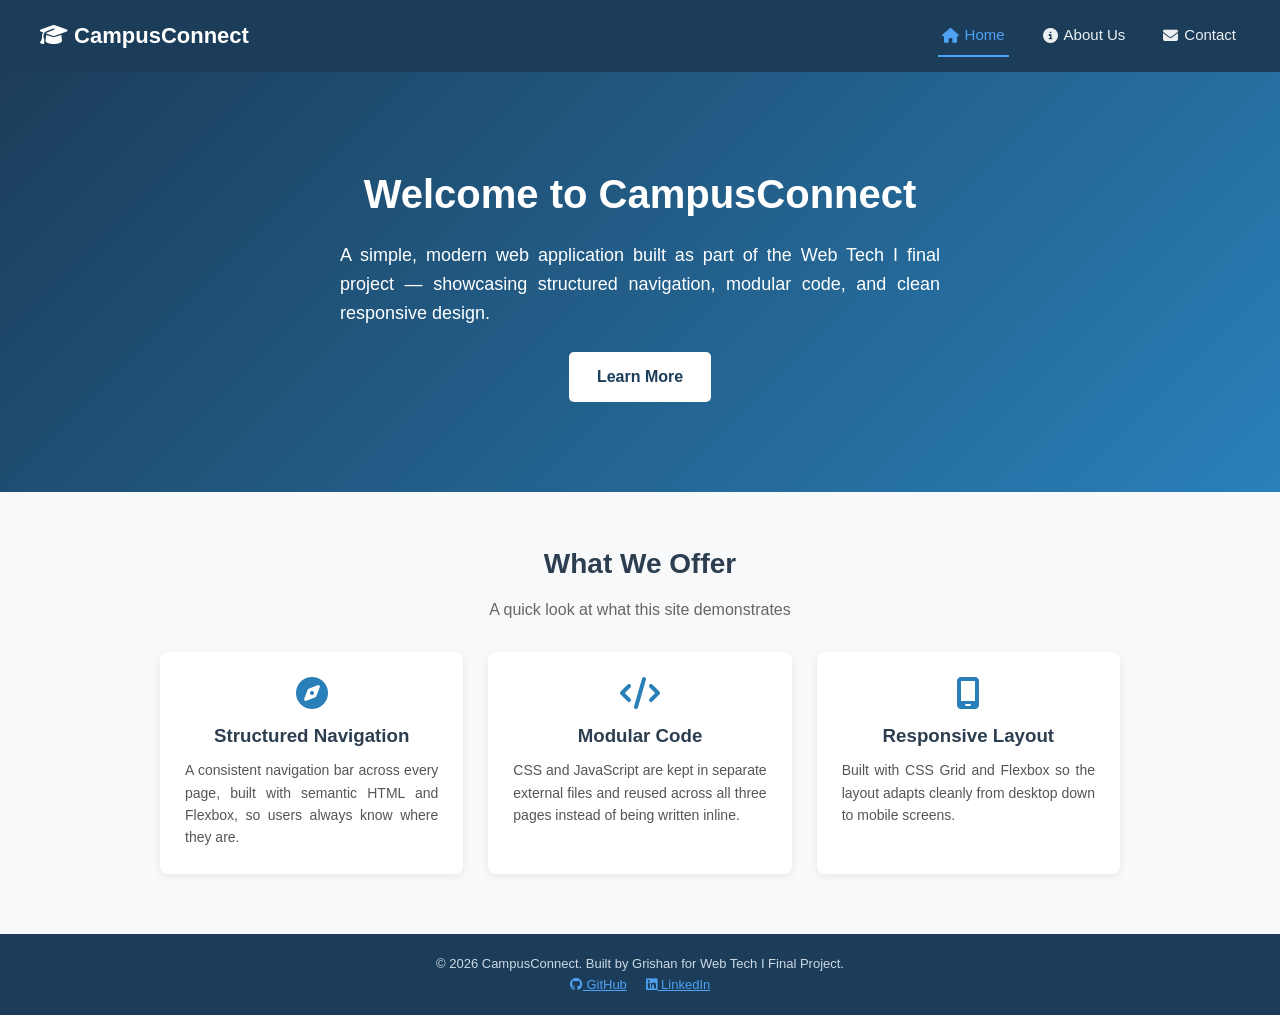
<file: index.html>
<!DOCTYPE html>
<html lang="en">
<head>
<meta charset="UTF-8">
<meta name="viewport" content="width=device-width, initial-scale=1">
<title>Grishan - Home | CampusConnect</title>
<link rel="stylesheet" href="css/style.css">
<link rel="stylesheet" href="https://cdnjs.cloudflare.com/ajax/libs/font-awesome/6.5.1/css/all.min.css">
</head>
<body>

<nav class="navbar">
    <a href="index.html" class="logo"><i class="fa-solid fa-graduation-cap"></i> CampusConnect</a>
    <ul>
        <li><a href="index.html"><i class="fa-solid fa-house"></i> Home</a></li>
        <li><a href="about.html"><i class="fa-solid fa-circle-info"></i> About Us</a></li>
        <li><a href="contact.html"><i class="fa-solid fa-envelope"></i> Contact</a></li>
    </ul>
</nav>

<section class="hero">
    <h1>Welcome to CampusConnect</h1>
    <p>A simple, modern web application built as part of the Web Tech I final project — showcasing structured navigation, modular code, and clean responsive design.</p>
    <a href="about.html" class="btn">Learn More</a>
</section>

<section class="content-section">
    <h2 class="section-title">What We Offer</h2>
    <p class="section-sub">A quick look at what this site demonstrates</p>

    <div class="card-grid">
        <div class="card">
            <i class="fa-solid fa-compass"></i>
            <h3>Structured Navigation</h3>
            <p>A consistent navigation bar across every page, built with semantic HTML and Flexbox, so users always know where they are.</p>
        </div>
        <div class="card">
            <i class="fa-solid fa-code"></i>
            <h3>Modular Code</h3>
            <p>CSS and JavaScript are kept in separate external files and reused across all three pages instead of being written inline.</p>
        </div>
        <div class="card">
            <i class="fa-solid fa-mobile-screen"></i>
            <h3>Responsive Layout</h3>
            <p>Built with CSS Grid and Flexbox so the layout adapts cleanly from desktop down to mobile screens.</p>
        </div>
    </div>
</section>

<footer>
    <p>&copy; 2026 CampusConnect. Built by Grishan for Web Tech I Final Project.</p>
    <p>
        <a href="#"><i class="fa-brands fa-github"></i> GitHub</a>
        <a href="#"><i class="fa-brands fa-linkedin"></i> LinkedIn</a>
    </p>
</footer>

<script src="js/script.js"></script>
</body>
</html>
</file>
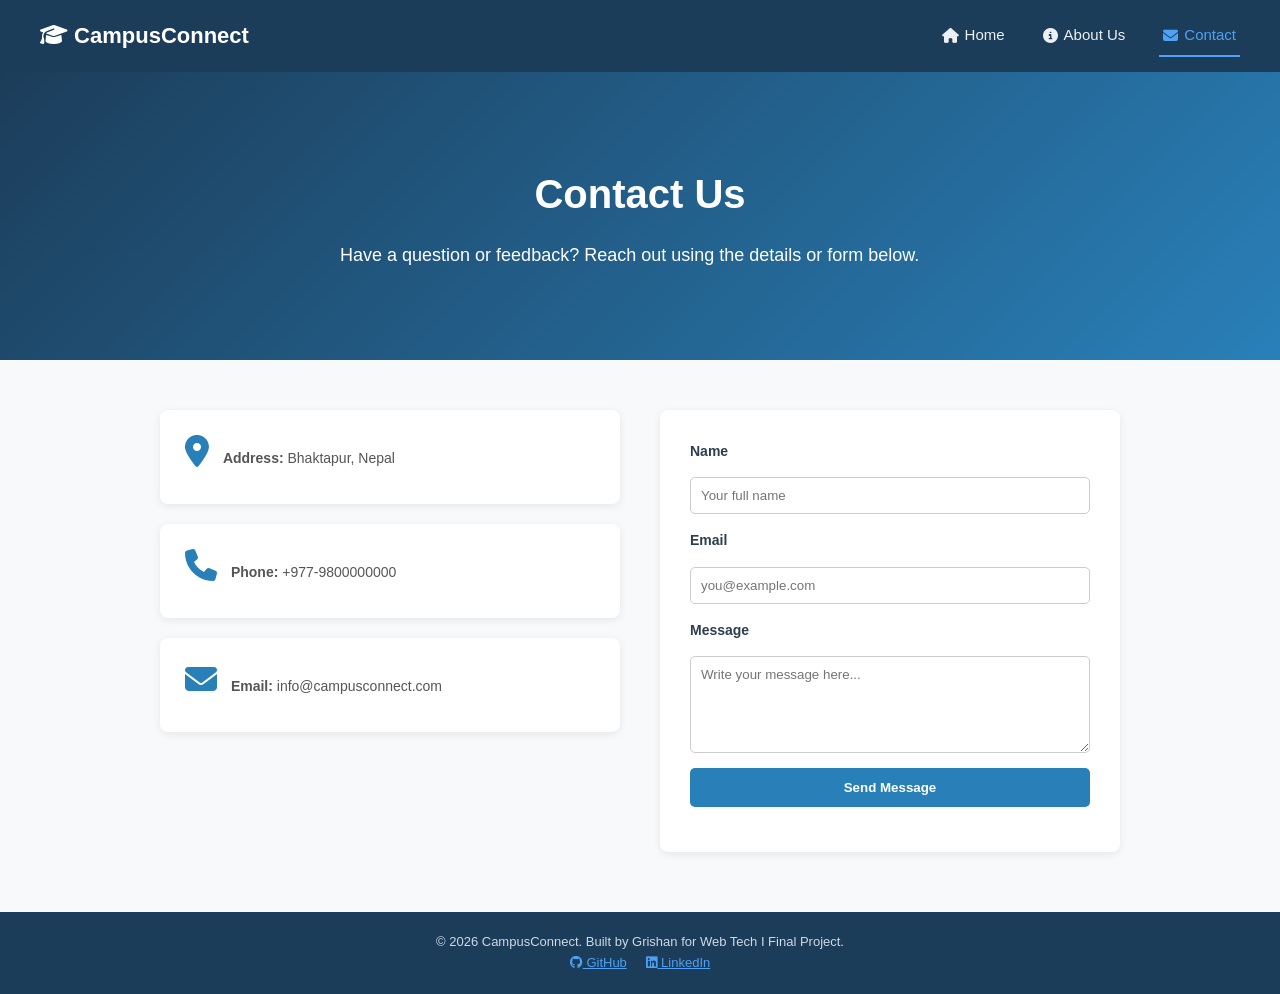
<file: contact.html>
<!DOCTYPE html>
<html lang="en">
<head>
<meta charset="UTF-8">
<meta name="viewport" content="width=device-width, initial-scale=1">
<title>Grishan - Contact | CampusConnect</title>
<link rel="stylesheet" href="css/style.css">
<link rel="stylesheet" href="https://cdnjs.cloudflare.com/ajax/libs/font-awesome/6.5.1/css/all.min.css">
</head>
<body>

<nav class="navbar">
    <a href="index.html" class="logo"><i class="fa-solid fa-graduation-cap"></i> CampusConnect</a>
    <ul>
        <li><a href="index.html"><i class="fa-solid fa-house"></i> Home</a></li>
        <li><a href="about.html"><i class="fa-solid fa-circle-info"></i> About Us</a></li>
        <li><a href="contact.html"><i class="fa-solid fa-envelope"></i> Contact</a></li>
    </ul>
</nav>

<section class="hero">
    <h1>Contact Us</h1>
    <p>Have a question or feedback? Reach out using the details or form below.</p>
</section>

<section class="content-section">
    <div class="contact-wrapper">

        <div class="contact-info">
            <div class="card">
                <p><i class="fa-solid fa-location-dot"></i> <strong>Address:</strong> Bhaktapur, Nepal</p>
            </div>
            <div class="card">
                <p><i class="fa-solid fa-phone"></i> <strong>Phone:</strong> +977-9800000000</p>
            </div>
            <div class="card">
                <p><i class="fa-solid fa-envelope"></i> <strong>Email:</strong> info@campusconnect.com</p>
            </div>
        </div>

        <form class="contact-form" id="contactForm">
            <label for="name">Name</label>
            <input type="text" id="name" placeholder="Your full name">

            <label for="email">Email</label>
            <input type="email" id="email" placeholder="you@example.com">

            <label for="message">Message</label>
            <textarea id="message" rows="5" placeholder="Write your message here..."></textarea>

            <button type="submit">Send Message</button>
            <p id="formStatus"></p>
        </form>

    </div>
</section>

<footer>
    <p>&copy; 2026 CampusConnect. Built by Grishan for Web Tech I Final Project.</p>
    <p>
        <a href="#"><i class="fa-brands fa-github"></i> GitHub</a>
        <a href="#"><i class="fa-brands fa-linkedin"></i> LinkedIn</a>
    </p>
</footer>

<script src="js/script.js"></script>
</body>
</html>
</file>
<file: css/style.css>
/* style.css - shared stylesheet for all pages (linked externally) */

* {
    box-sizing: border-box;
    margin: 0;
    padding: 0;
}

body {
    font-family: 'Segoe UI', Arial, sans-serif;
    color: #2c3e50;
    line-height: 1.6;
    background: #f7f9fb;
}

/* ---------- Navigation bar (Flexbox) ---------- */
.navbar {
    display: flex;
    justify-content: space-between;
    align-items: center;
    background: #1c3d5a;
    padding: 15px 40px;
    position: sticky;
    top: 0;
    z-index: 100;
}

.navbar .logo {
    color: white;
    font-size: 22px;
    font-weight: bold;
    text-decoration: none;
}

.navbar ul {
    list-style: none;
    display: flex;
    gap: 30px;
}

.navbar ul li a {
    color: #ecf0f1;
    text-decoration: none;
    font-size: 15px;
    display: flex;
    align-items: center;
    gap: 6px;
    padding: 8px 4px;
    border-bottom: 2px solid transparent;
    transition: border-color 0.2s, color 0.2s;
}

.navbar ul li a:hover,
.navbar ul li a.active {
    color: #4ea1f3;
    border-bottom: 2px solid #4ea1f3;
}

/* ---------- Hero section ---------- */
.hero {
    background: linear-gradient(135deg, #1c3d5a, #2980b9);
    color: white;
    text-align: center;
    padding: 90px 20px;
}

.hero h1 {
    font-size: 40px;
    margin-bottom: 15px;
}

.hero p {
    font-size: 18px;
    max-width: 600px;
    margin: 0 auto;
    text-align: justify;
}

.btn {
    display: inline-block;
    margin-top: 25px;
    background: #ffffff;
    color: #1c3d5a;
    padding: 12px 28px;
    border-radius: 5px;
    text-decoration: none;
    font-weight: bold;
    transition: transform 0.2s;
}

.btn:hover {
    transform: translateY(-2px);
}

/* ---------- Content layout (CSS Grid) ---------- */
.content-section {
    max-width: 1000px;
    margin: 50px auto;
    padding: 0 20px;
}

.card-grid {
    display: grid;
    grid-template-columns: repeat(auto-fit, minmax(220px, 1fr));
    gap: 25px;
    margin-top: 30px;
}

.card {
    background: white;
    border-radius: 8px;
    padding: 25px;
    box-shadow: 0 2px 8px rgba(0,0,0,0.08);
    text-align: center;
}

.card i {
    font-size: 32px;
    color: #2980b9;
    margin-bottom: 12px;
}

.card h3 {
    margin-bottom: 8px;
}

.card p {
    text-align: justify;
    font-size: 14px;
    color: #555;
}

h2.section-title {
    text-align: center;
    margin-bottom: 10px;
    font-size: 28px;
}

p.section-sub {
    text-align: center;
    color: #666;
    margin-bottom: 10px;
}

/* ---------- About page ---------- */
.about-grid {
    display: grid;
    grid-template-columns: 1fr 1fr;
    gap: 40px;
    align-items: center;
}

.about-grid img {
    width: 100%;
    border-radius: 8px;
}

.about-grid p {
    text-align: justify;
}

.team-grid {
    display: grid;
    grid-template-columns: repeat(auto-fit, minmax(180px, 1fr));
    gap: 20px;
    margin-top: 30px;
}

.team-grid .card img {
    width: 90px;
    height: 90px;
    border-radius: 50%;
    object-fit: cover;
    margin-bottom: 12px;
}

/* ---------- Contact page ---------- */
.contact-wrapper {
    display: grid;
    grid-template-columns: 1fr 1fr;
    gap: 40px;
}

.contact-info .card {
    text-align: left;
    margin-bottom: 20px;
}

.contact-info .card i {
    margin-right: 10px;
}

form.contact-form {
    background: white;
    padding: 30px;
    border-radius: 8px;
    box-shadow: 0 2px 8px rgba(0,0,0,0.08);
    display: flex;
    flex-direction: column;
    gap: 15px;
}

form.contact-form label {
    font-weight: bold;
    font-size: 14px;
}

form.contact-form input,
form.contact-form textarea {
    width: 100%;
    padding: 10px;
    border: 1px solid #ccc;
    border-radius: 5px;
    font-family: inherit;
}

form.contact-form button {
    background: #2980b9;
    color: white;
    border: none;
    padding: 12px;
    border-radius: 5px;
    font-weight: bold;
    cursor: pointer;
}

form.contact-form button:hover {
    background: #1c3d5a;
}

#formStatus {
    font-size: 14px;
    font-weight: bold;
}

/* ---------- Footer ---------- */
footer {
    background: #1c3d5a;
    color: #cdd9e3;
    text-align: center;
    padding: 20px;
    margin-top: 60px;
    font-size: 13px;
}

footer a {
    color: #4ea1f3;
    margin: 0 8px;
}

/* ---------- Responsive ---------- */
@media (max-width: 700px) {
    .navbar { flex-direction: column; gap: 15px; padding: 15px; }
    .navbar ul { flex-wrap: wrap; justify-content: center; gap: 15px; }
    .about-grid, .contact-wrapper { grid-template-columns: 1fr; }
}
</file>
